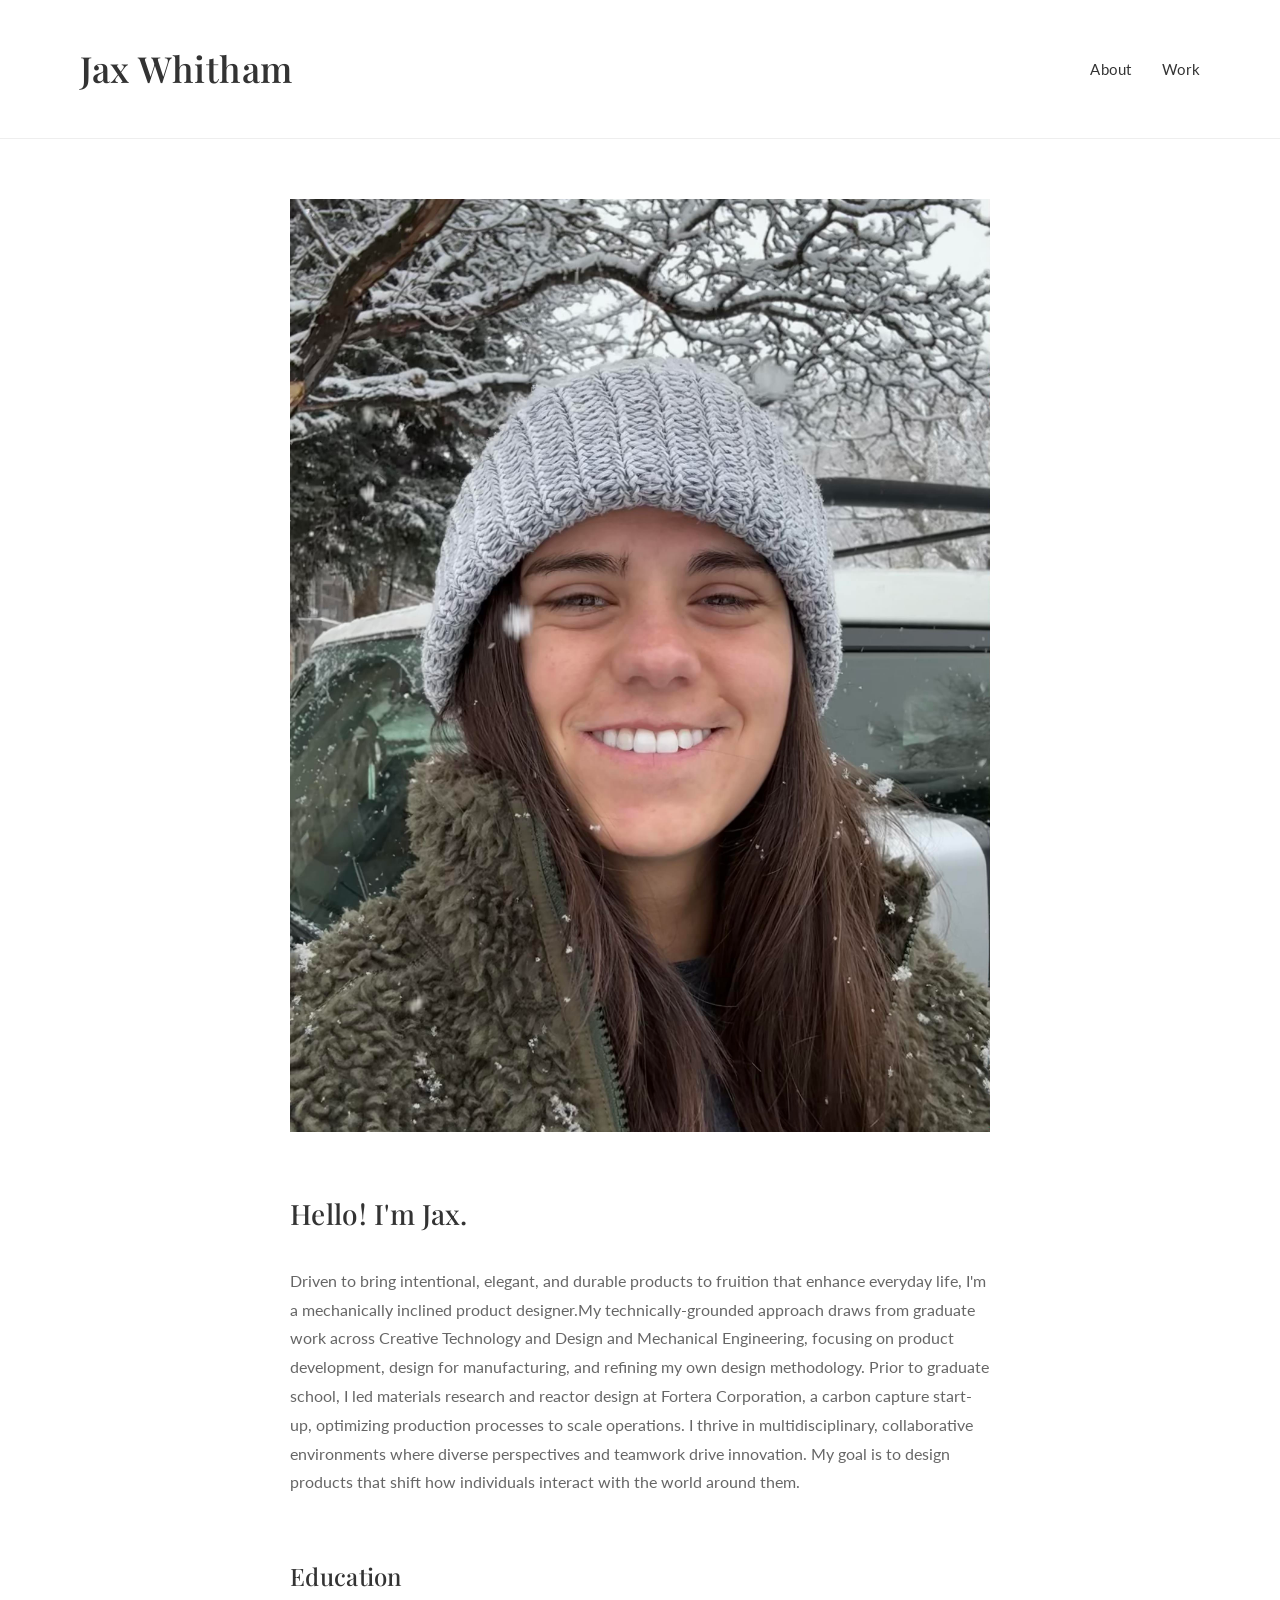
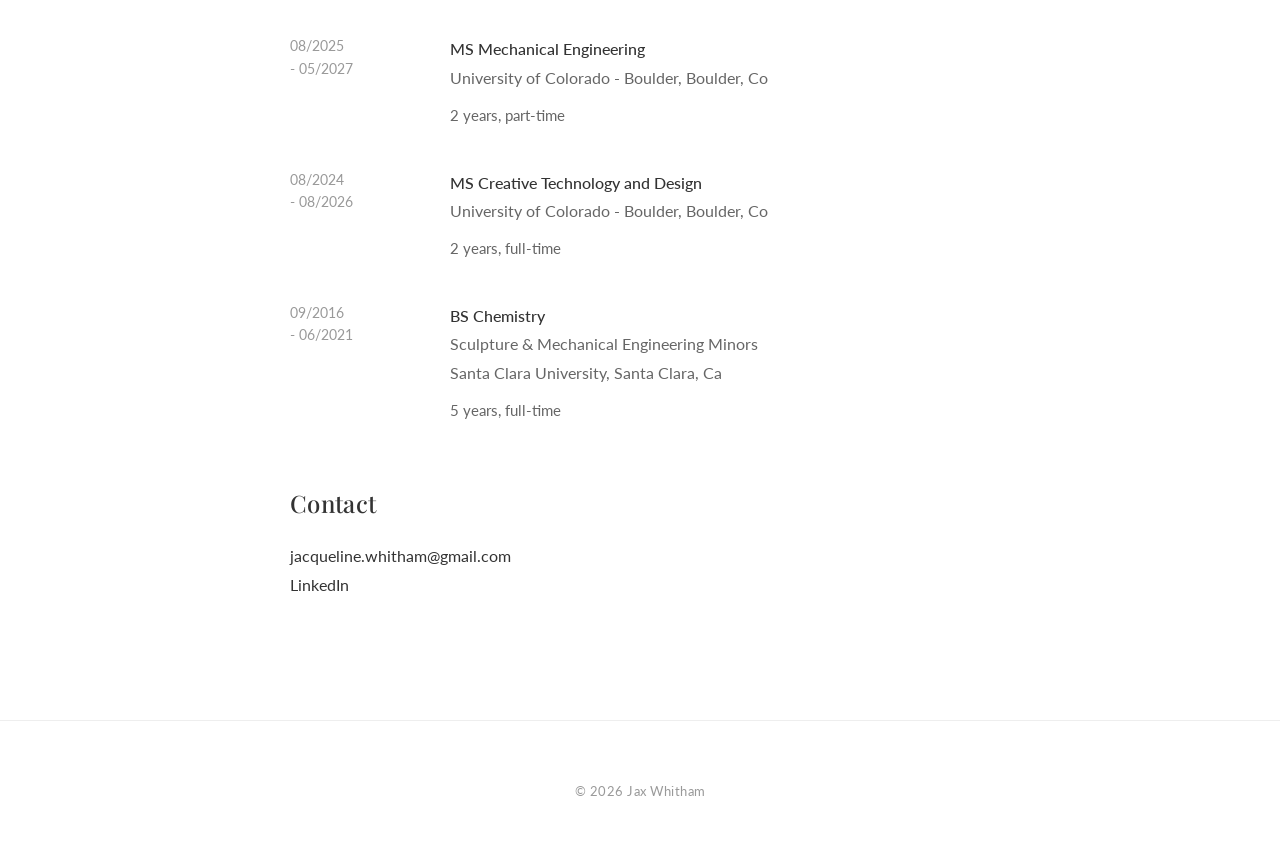
<file: about.html>
<!DOCTYPE html>
<html lang="en">
<head>
    <meta charset="UTF-8">
    <meta name="viewport" content="width=device-width, initial-scale=1.0">
    <title>About-Jax Whitham</title>
    <link rel="preconnect" href="https://fonts.googleapis.com">
    <link rel="preconnect" href="https://fonts.gstatic.com" crossorigin>
    <link href="https://fonts.googleapis.com/css2?family=Lato:wght@300;400;700&family=Playfair+Display:wght@400;500;600;700&display=swap" rel="stylesheet">
    <link rel="stylesheet" href="styles.css">
</head>
<body>
    <!-- Header / Navigation -->
    <header>
        <div class="container">
            <a href="index.html" class="logo">Jax Whitham</a>
            <nav>
                <a href="about.html">About</a>
                <a href="work.html">Work</a>
                <!--<a href="more.html">More</a>-->
            </nav>
        </div>
    </header>

    <!-- About Page Content -->
    <section class="about-page">
        <div class="container">
            
            <!-- Hero Image -->
            <div class="about-hero">
                <img src="images/about-hero.jpg" alt="Your Name">
            </div>

            <!-- Intro Text -->
            <div class="about-intro">
                <h1>Hello! I'm Jax.</h1>
                <!--<p>I am a [age]-year-old [your profession] from [your location], and in [year] I graduated from [degree program] at [university]. I am currently [what you're doing now - working/studying/etc.].</p>
                -->
                <p> Driven to bring intentional, elegant, and durable products to fruition that enhance everyday life, I'm a mechanically inclined product designer.My technically-grounded approach draws from graduate work across Creative Technology and Design and Mechanical Engineering, focusing on product development, design for manufacturing, and refining my own design methodology. Prior to graduate school, I led materials research and reactor design at Fortera Corporation, a carbon capture start-up, optimizing production processes to scale operations. I thrive in multidisciplinary, collaborative environments where diverse perspectives and teamwork drive innovation. My goal is to design products that shift how individuals interact with the world around them.</p>
                <!--<p>Apart from [your profession], I am [hobby 1], I love to [hobby 2], and I enjoy [hobby 3]. I love [general interest] and any activity where I can [what you enjoy doing].</p>
            </div>-->

            <!-- Photo Grid -->
            <!--
            <div class="about-photos">
                <img src="images/about-photo1.jpg" alt="Photo 1">
                <img src="images/about-photo2.jpg" alt="Photo 2">
                <img src="images/about-photo3.jpg" alt="Photo 3">
            </div>
            -->

            <!-- Experience Section -->
            <!--
            <div class="about-section">
                <h2>Experience</h2>
                
                <div class="timeline-item">
                    <div class="timeline-date">MM/YYYY<br>- ongoing</div>
                    <div class="timeline-content">
                        <strong>Job Title at Company Name</strong><br>
                        City, State/Country
                    </div>
                </div>

                <div class="timeline-item">
                    <div class="timeline-date">MM/YYYY<br>- MM/YYYY</div>
                    <div class="timeline-content">
                        <strong>Job Title at Company Name</strong><br>
                        City, State/Country<br>
                        <span class="timeline-description">Brief description of your role and key responsibilities or achievements.</span>
                    </div>
                </div>

                <div class="timeline-item">
                    <div class="timeline-date">MM/YYYY<br>- MM/YYYY</div>
                    <div class="timeline-content">
                        <strong>Job Title at Company Name</strong><br>
                        City, State/Country<br>
                        <span class="timeline-description">Brief description of your role and key responsibilities or achievements.</span>
                    </div>
                </div>

                <div class="timeline-item">
                    <div class="timeline-date">MM/YYYY<br>- MM/YYYY</div>
                    <div class="timeline-content">
                        <strong>Job Title at Company Name</strong><br>
                        City, State/Country<br>
                        <span class="timeline-description">Brief description of your role and key responsibilities or achievements.</span>
                    </div>
                </div>

                <!-- Add more timeline items as needed -/->
            </div>
            -->

            <!-- Education Section -->
            <div class="about-section">
                <h2>Education</h2>

                <div class="timeline-item">
                    <div class="timeline-date">08/2025<br>- 05/2027</div>
                    <div class="timeline-content">
                        <strong>MS Mechanical Engineering</strong><br>
                        University of Colorado - Boulder, Boulder, Co<br>
                        <span class="timeline-description">2 years, part-time</span>
                    </div>
                </div>
                
                <div class="timeline-item">
                    <div class="timeline-date">08/2024<br>- 08/2026</div>
                    <div class="timeline-content">
                        <strong>MS Creative Technology and Design</strong><br>
                        University of Colorado - Boulder, Boulder, Co<br>
                        <span class="timeline-description">2 years, full-time</span>
                    </div>
                </div>

                <div class="timeline-item">
                    <div class="timeline-date">09/2016<br>- 06/2021</div>
                    <div class="timeline-content">
                        <strong>BS Chemistry  </strong> <br>
                        Sculpture & Mechanical Engineering Minors<br>
                        Santa Clara University, Santa Clara, Ca<br>
                        <span class="timeline-description">5 years, full-time</span>
                    </div>
                </div>
                
                <!--
                <div class="timeline-item">
                    <div class="timeline-date">MM/YYYY</div>
                    <div class="timeline-content">
                        <strong>Diploma/Certificate Name</strong><br>
                        School Name<br>
                        City, State/Country
                    </div>
                </div>
                -->
            </div>

            <!-- Skills Section -/->
            <div class="about-section skills-section">
                <h2>Skills</h2>
                
                <div class="skill-item">
                    <h3>Skill Category 1</h3>
                    <p>Description of this skill and how you apply it.<br>
                    (examples, tools, methods...)</p>
                </div>

                <div class="skill-item">
                    <h3>Skill Category 2</h3>
                    <p>Description of this skill and how you apply it.<br>
                    (examples, tools, methods...)</p>
                </div>

                <div class="skill-item">
                    <h3>Skill Category 3</h3>
                    <p>Description of this skill and how you apply it.<br>
                    (examples, tools, methods...)</p>
                </div>

                <div class="skill-item">
                    <h3>Skill Category 4</h3>
                    <p>Description of this skill and how you apply it.<br>
                    (examples, tools, methods...)</p>
                </div>

                <div class="skill-item">
                    <h3>Skill Category 5</h3>
                    <p>One of my key strengths is [your standout ability].</p>
                </div>
            </div>
            -->
                
            <!-- Software Section -/->
            <div class="about-section software-section">
                <h2></h2>
                <p><strong>Software that I use:</strong><br>
                Rhino + Grasshopper<br>
                SolidWorks<br>
                Illustator<br>
                Photoshop<br>
                <!--
                Software 5 (for purpose)<br>
                Software 6 (for purpose)<br>
                Software 7 (for purpose)<br>
                Software 8 (for purpose)<br>
                Software 9 (for purpose)<br>
                Software 10 (for purpose)<br>
                -/->
                </p>
            </div>
            -->

            <!-- Interests Section -/->
            <div class="about-section interests-section">
                <h2>Interests</h2>
                <p>Cooking<br>
                Sculpture<br>
                Skiing<br>
                Eating<br>
                Audiobooks<br>
                <!--Family<br>-->
                <!--
                Interest 7<br>
                Interest 8<br>
                Interest 9</p>
                -/->
            </div>
            -->
                
            <!-- Currently Learning Section -->
            <!--
            <div class="about-section learning-section">
                <h2>Currently learning more about</h2>
                <p>Topic 1<br>
                Topic 2<br>
                Topic 3<br>
                Topic 4</p>
            </div>
            -->
                
            <!-- Recognition Section (Optional - delete if not needed) -->
            <!--
            <div class="about-section awards-section">
                <h2>Recognition</h2>
                
                <div class="award-item">
                    <strong>Award Name Year</strong><br>
                    Project: Project Name
                </div>

                <div class="award-item">
                    <strong>Award Name Year</strong><br>
                    Category: Category Name<br>
                    Project: Project Name
                </div>

                <div class="award-item">
                    <strong>Award Name Year</strong><br>
                    Category: Category Name<br>
                    Project: Project Name
                </div>

                <!-- Add more awards as needed -->
            <!--</div>

            <!--A note about the site-->
            <!--<div class="about-section">
                <h2>A Note</h2>
                <p>This site was built from the ground up to learn and use HTML/CSS. Having no prior experience, AI served as teacher and collaborator to establish the framework and troubleshoot as I learned. <!--It was an exercise in embracing the unfamiliar and learning by doing.-/-> </p>
            </div>-->

            <!-- Contact Section -->
            <div class="about-section contact-section">
                <h2>Contact</h2>
                <p>
                    <a href="mailto:jacqueline.whitham@gmail.com">jacqueline.whitham@gmail.com</a><br>
                    <a href="https://www.linkedin.com/in/jacqueline-whitham/" target="_blank">LinkedIn</a>
                </p>
            </div>

        </div>
    </section>

    <!-- Footer -->
    <footer>
        <div class="container">
            <p>© 2026 Jax Whitham</p>
        </div>
    </footer>

</body>
</html>
</file>
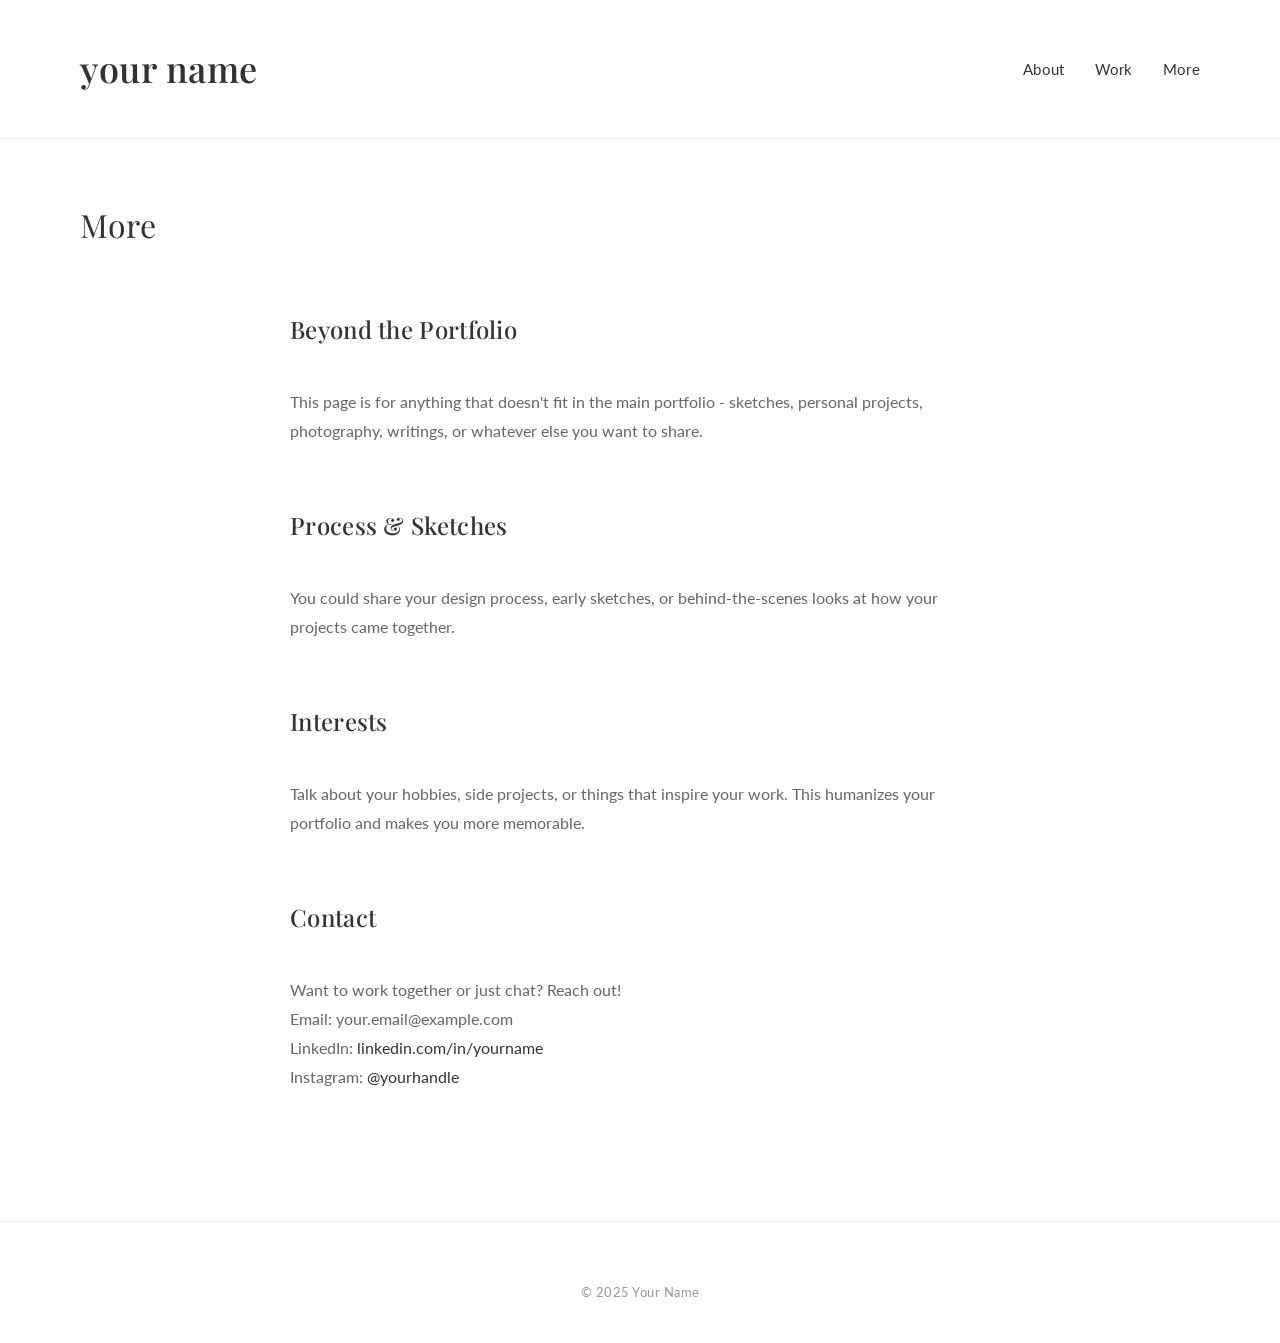
<file: more.html>
<!DOCTYPE html>
<html lang="en">
<head>
    <meta charset="UTF-8">
    <meta name="viewport" content="width=device-width, initial-scale=1.0">
    <title>More - Your Name</title>
    <link rel="preconnect" href="https://fonts.googleapis.com">
    <link rel="preconnect" href="https://fonts.gstatic.com" crossorigin>
    <link href="https://fonts.googleapis.com/css2?family=Lato:wght@300;400;700&family=Playfair+Display:wght@400;500;600;700&display=swap" rel="stylesheet">
    <link rel="preconnect" href="https://fonts.googleapis.com">
    <link rel="preconnect" href="https://fonts.gstatic.com" crossorigin>
    <link href="https://fonts.googleapis.com/css2?family=Lato:wght@300;400;700&family=Playfair+Display:wght@400;500;600;700&display=swap" rel="stylesheet">
    <link rel="stylesheet" href="styles.css">
</head>
<body>
    <!-- Header / Navigation -->
    <header>
        <div class="container">
            <a href="index.html" class="logo">your name</a>
            <nav>
                <a href="about.html">About</a>
                <a href="work.html">Work</a>
                <a href="more.html">More</a>
            </nav>
        </div>
    </header>

    <!-- More Content -->
    <section class="page-content">
        <div class="container">
            <h1>More</h1>
            
            <div class="about-section">
                <h2>Beyond the Portfolio</h2>
                <p>This page is for anything that doesn't fit in the main portfolio - sketches, personal projects, photography, writings, or whatever else you want to share.</p>
            </div>

            <div class="about-section">
                <h2>Process & Sketches</h2>
                <p>You could share your design process, early sketches, or behind-the-scenes looks at how your projects came together.</p>
                <!-- You can add images here -->
            </div>

            <div class="about-section">
                <h2>Interests</h2>
                <p>Talk about your hobbies, side projects, or things that inspire your work. This humanizes your portfolio and makes you more memorable.</p>
            </div>

            <div class="about-section">
                <h2>Contact</h2>
                <p>Want to work together or just chat? Reach out!</p>
                <p>
                    Email: your.email@example.com<br>
                    LinkedIn: <a href="#">linkedin.com/in/yourname</a><br>
                    Instagram: <a href="#">@yourhandle</a>
                </p>
            </div>
        </div>
    </section>

    <!-- Footer -->
    <footer>
        <div class="container">
            <p>© 2025 Your Name</p>
        </div>
    </footer>

</body>
</html>
</file>
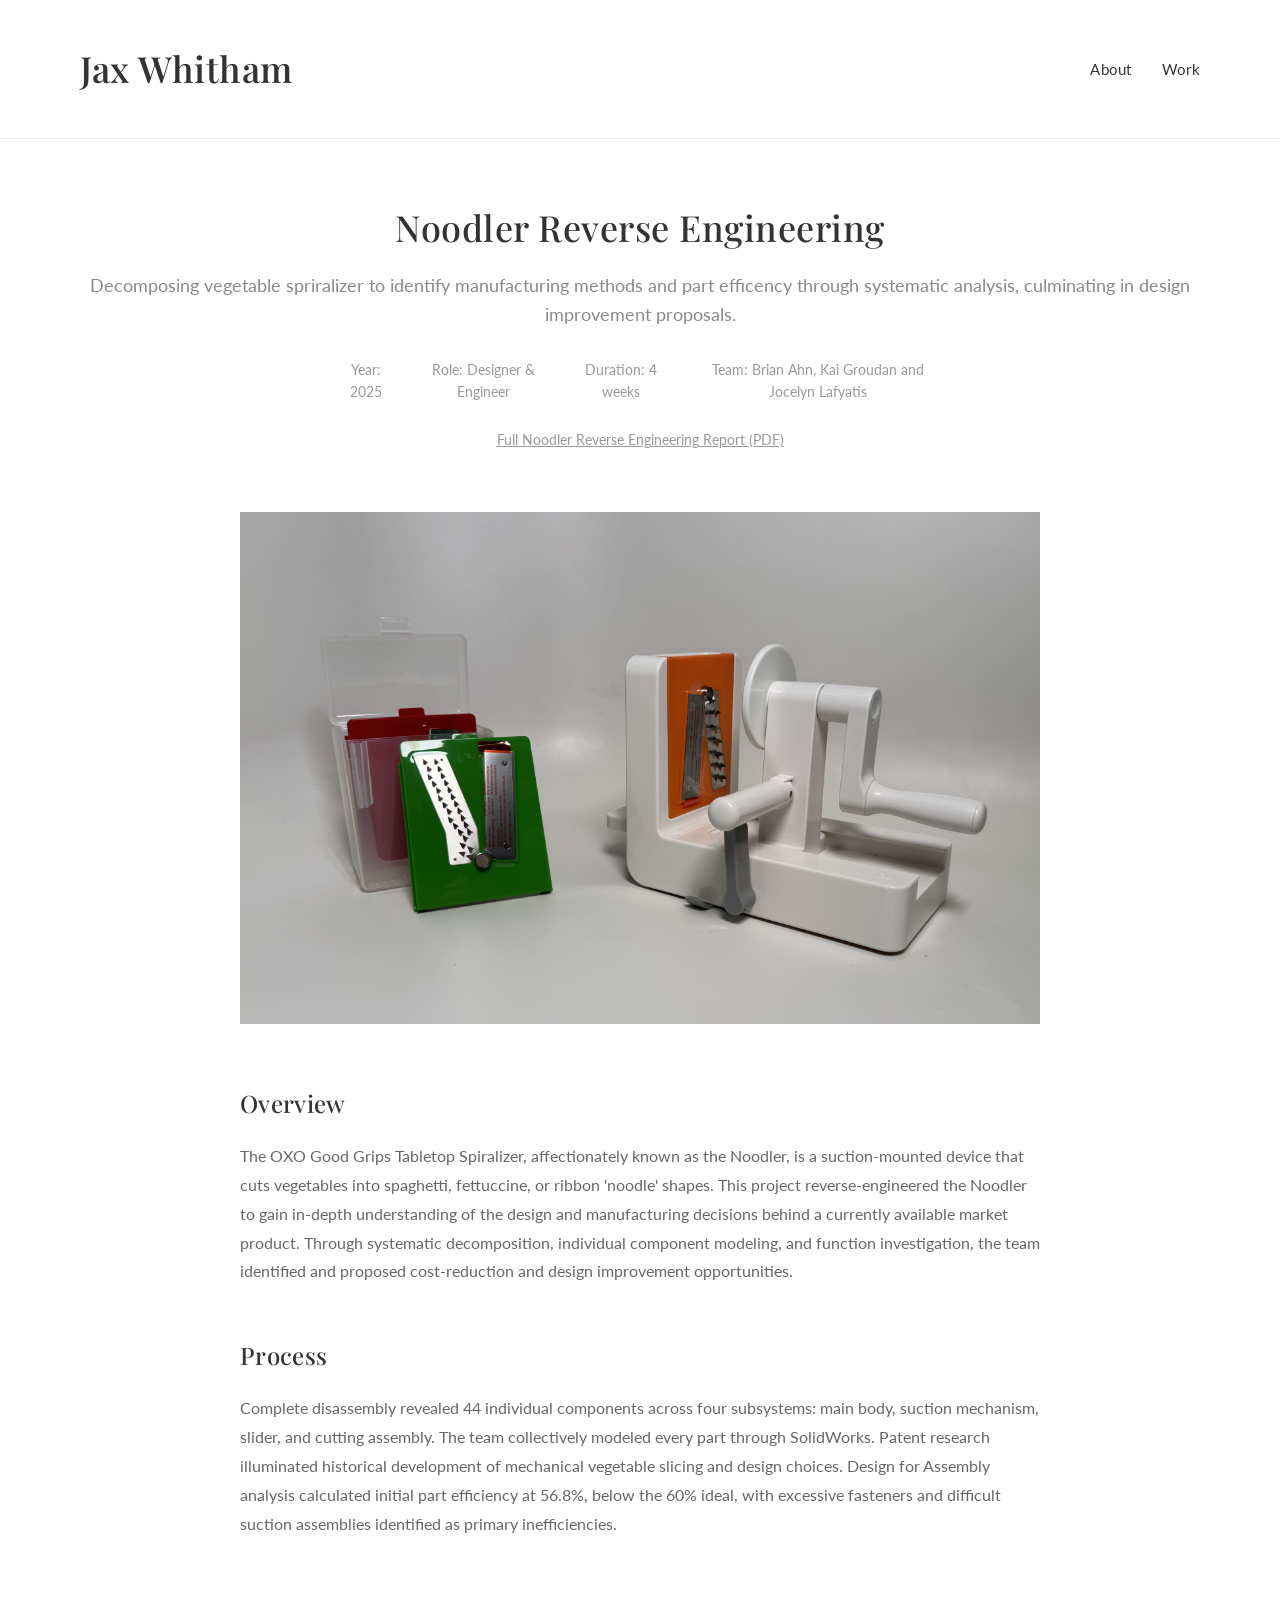
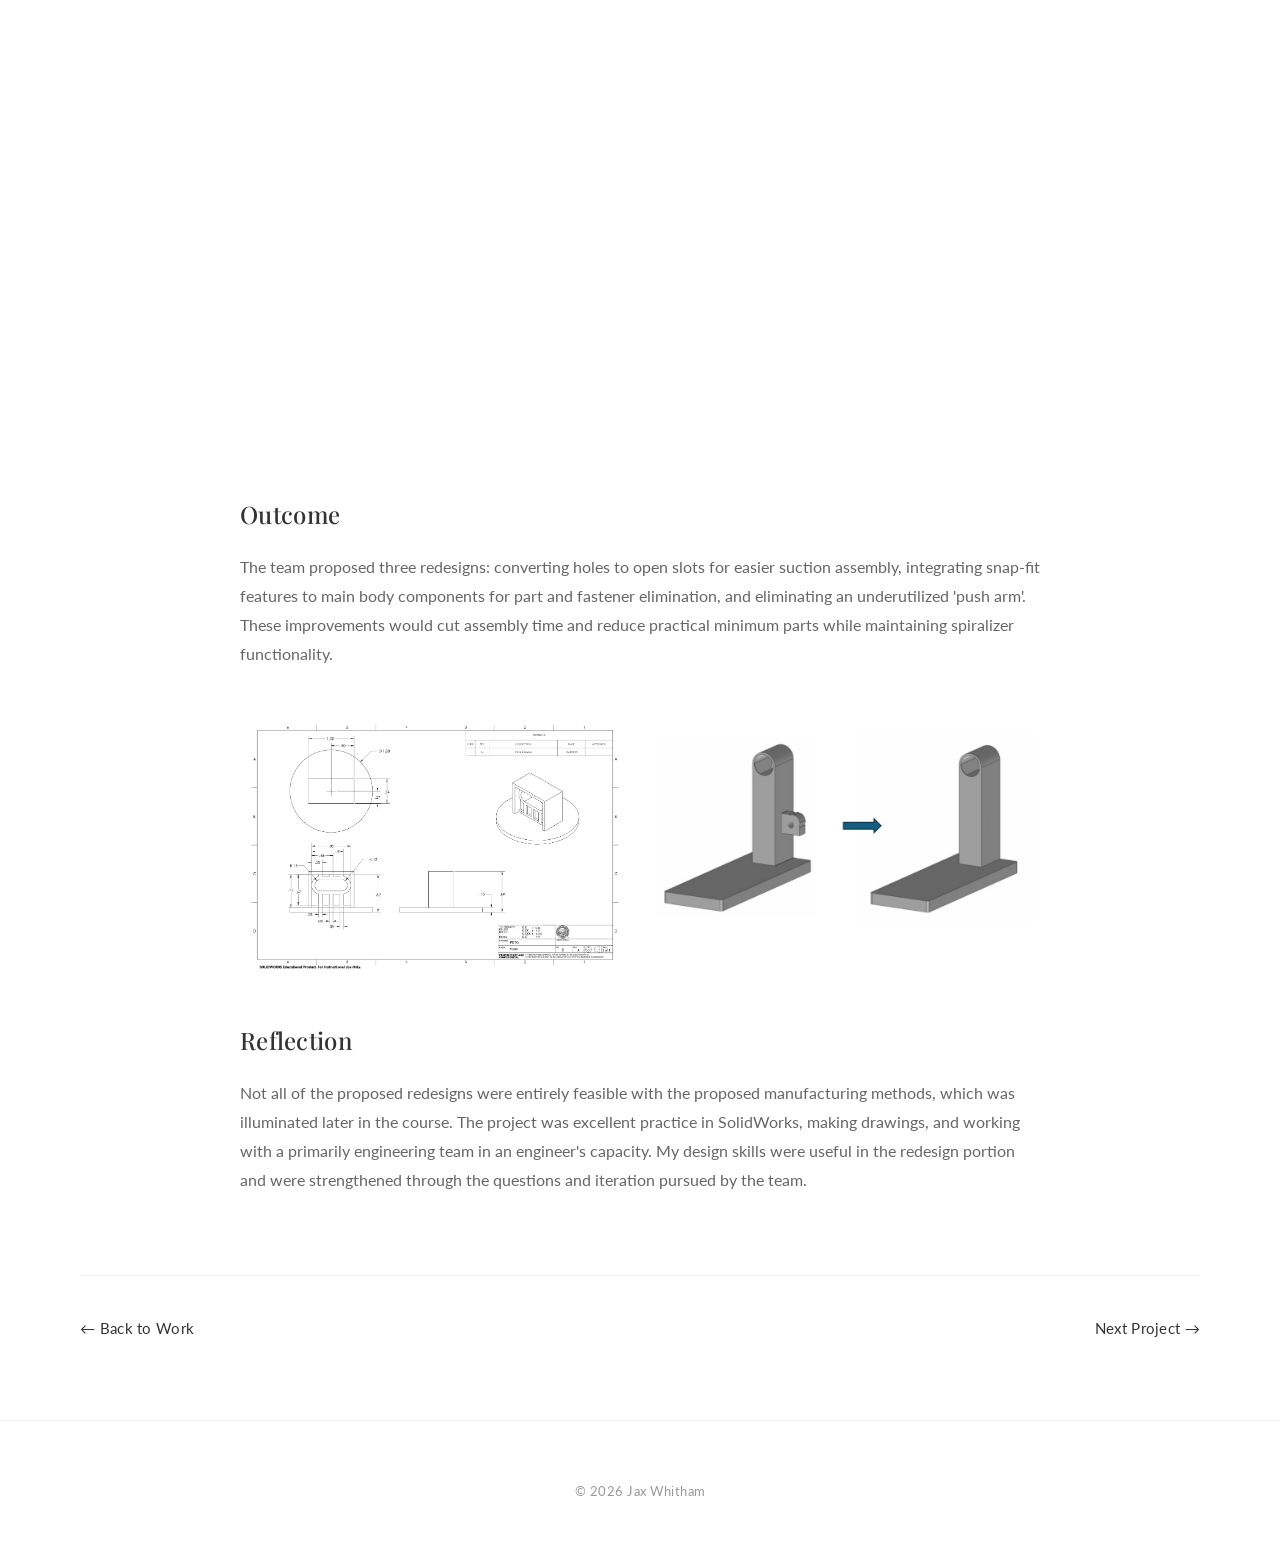
<file: project1.html>
<!DOCTYPE html>
<html lang="en">
<head>
    <meta charset="UTF-8">
    <meta name="viewport" content="width=device-width, initial-scale=1.0">
    <title>Noodler Reverse Engineering - Jax Whitham</title>
    <link rel="preconnect" href="https://fonts.googleapis.com">
    <link rel="preconnect" href="https://fonts.gstatic.com" crossorigin>
    <link href="https://fonts.googleapis.com/css2?family=Lato:wght@300;400;700&family=Playfair+Display:wght@400;500;600;700&display=swap" rel="stylesheet">
    <link rel="stylesheet" href="styles.css">
</head>
<body>
    <!-- Header / Navigation -->
    <header>
        <div class="container">
            <a href="index.html" class="logo">Jax Whitham</a>
            <nav>
                <a href="about.html">About</a>
                <a href="work.html">Work</a>
                <!--<a href="more.html">More</a>-->
            </nav>
        </div>
    </header>

    <!-- Project Detail -->
    <section class="project-detail">
        <div class="container">
            <!-- Project Header -->
            <div class="project-header">
                <h1>Noodler Reverse Engineering</h1>
                <p class="project-subtitle">Decomposing vegetable spriralizer to identify manufacturing methods and part efficency through systematic analysis, culminating in design improvement proposals.</p>
                <div class="project-meta">
                    <span>Year: 2025</span>
                    <span>Role: Designer & Engineer</span>
                    <span>Duration: 4 weeks</span>
                    <span>Team: Brian Ahn, Kai Groudan and Jocelyn Lafyatis</span>
                </div>
                <br>
                <div class="project-meta">                   
                    <span style="text-decoration: underline;"><a href="Noodler Reverse Engineering Report.pdf" target="_blank">Full Noodler Reverse Engineering Report (PDF)</a></span>
                </div>
            </div>

            <!-- Hero Image -->
            <div class="project-hero">
                <img src="images/project1-hero.jpg" alt="Project Hero Image">
            </div>

            <!-- Project Content -->
            <div class="project-content">
                <h2>Overview</h2>
                <p>The OXO Good Grips Tabletop Spiralizer, affectionately known as the Noodler, is a suction-mounted device that cuts vegetables into spaghetti, fettuccine, or ribbon 'noodle' shapes. This project reverse-engineered the Noodler to gain in-depth understanding of the design and manufacturing decisions behind a currently available market product. Through systematic decomposition, individual component modeling, and function investigation, the team identified and proposed cost-reduction and design improvement opportunities.</p>

                <!--<h2>The Challenge</h2>
                <p>The Noodler's suction assembly possed the most inefficent in the design for assembly analysis</p>
                -->

                <h2>Process</h2>
                <p>Complete disassembly revealed 44 individual components across four subsystems: main body, suction mechanism, slider, and cutting assembly. The team collectively modeled every part through SolidWorks. Patent research illuminated historical development of mechanical vegetable slicing and design choices. Design for Assembly analysis calculated initial part efficiency at 56.8%, below the 60% ideal, with excessive fasteners and difficult suction assemblies identified as primary inefficiencies.</p>

                <!-- You can add more images here -->
                <!--<div class="project-image-full">
                    <img src="images/project1-process.jpg" alt="Process Image">
                    <!--<p class="image-caption">Caption describing this image</p>-/->
                </div>
                -->


                <div class="project-image-full" id="project1-process">
                    <iframe width="100%" height="450" 
                        src="https://www.youtube.com/watch?v=RAErr4J5A3U" 
                        title="YouTube video player" 
                          frameborder="0" 
                        allow="accelerometer; autoplay; clipboard-write; encrypted-media; gyroscope; picture-in-picture" 
                        allowfullscreen>
                    </iframe>
                </div>

                <!--<h2>Solution</h2>
                <p>Explain your final design and how it addresses the challenge. What makes it successful?</p>
                -->

                <h2>Outcome</h2>
                <p>The team proposed three redesigns: converting holes to open slots for easier suction assembly, integrating snap-fit features to main body components for part and fastener elimination, and eliminating an underutilized 'push arm'. These improvements would cut assembly time and reduce practical minimum parts while maintaining spiralizer functionality.</p>

                <!-- Image Grid (optional) -->
                <div class="image-grid">
                    <img src="images/project1-detail1.jpg" alt="Part 8 Engineering Drawing">
                    <img src="images/project1-detail2.jpg" alt="Detail 2">
                </div>

                <h2>Reflection</h2>
                <p>Not all of the proposed redesigns were entirely feasible with the proposed manufacturing methods, which was illuminated later in the course. The project was excellent practice in SolidWorks, making drawings, and working with a primarily engineering team in an engineer's capacity. My design skills were useful in the redesign portion and were strengthened through the questions and iteration pursued by the team.</p>
            </div>

            <!-- Navigation to other projects -->
            <div class="project-nav">
                <a href="work.html">← Back to Work</a>
                <a href="project2.html">Next Project →</a>
            </div>
        </div>
    </section>

    <!-- Footer -->
    <footer>
        <div class="container">
            <p>© 2026 Jax Whitham</p>
        </div>
    </footer>

</body>
</html>
</file>
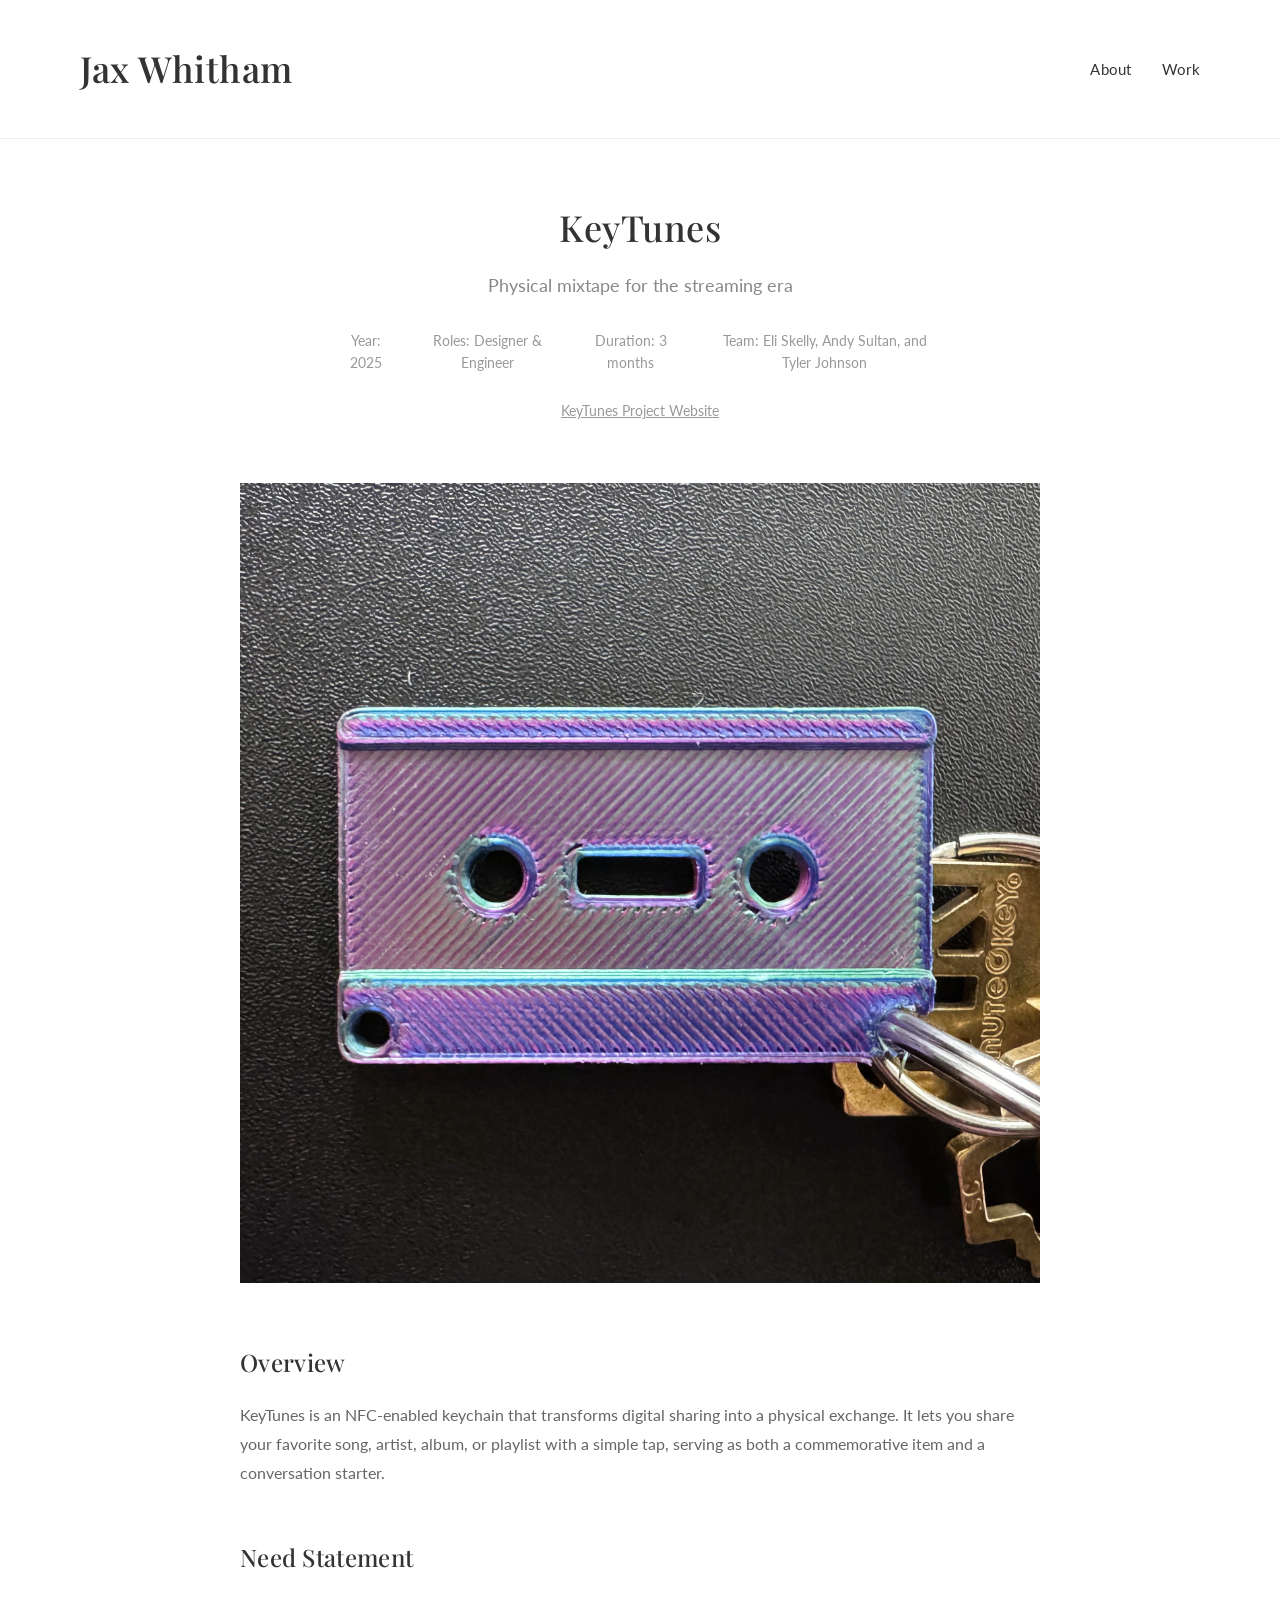
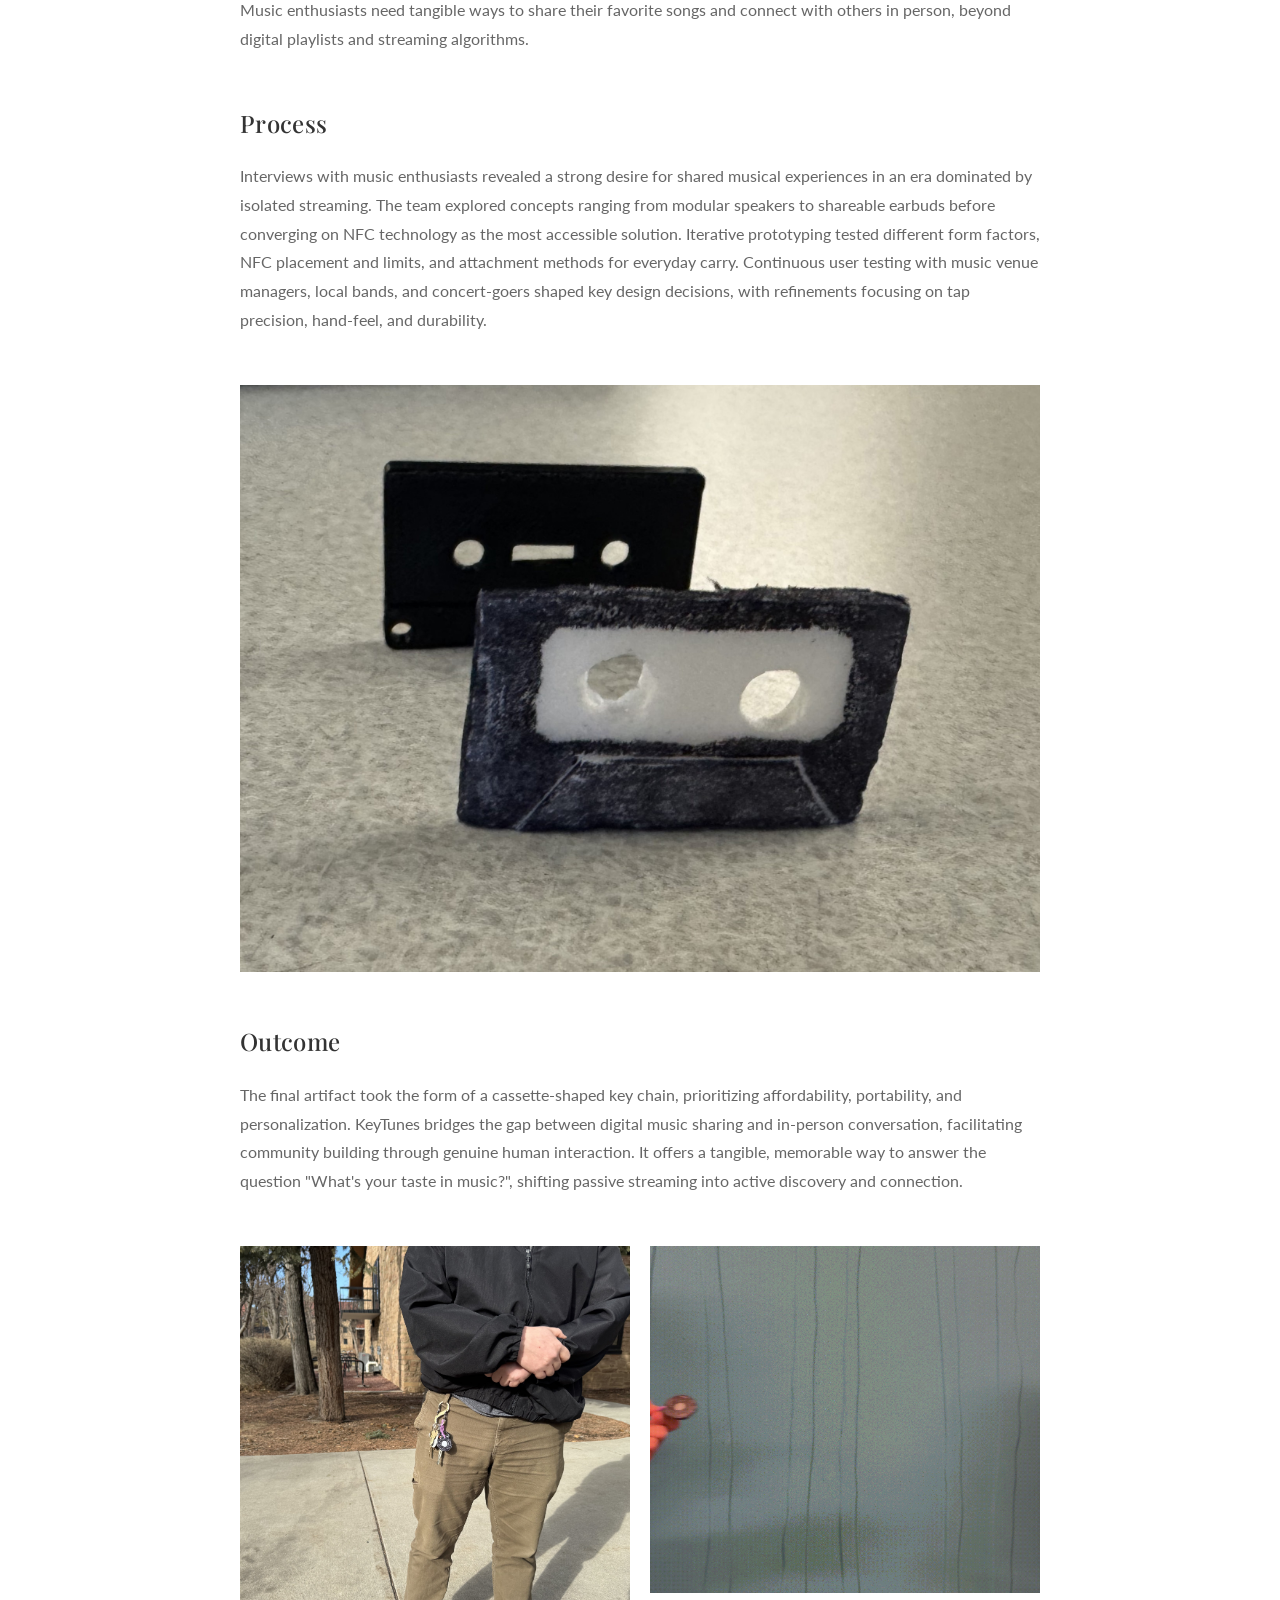
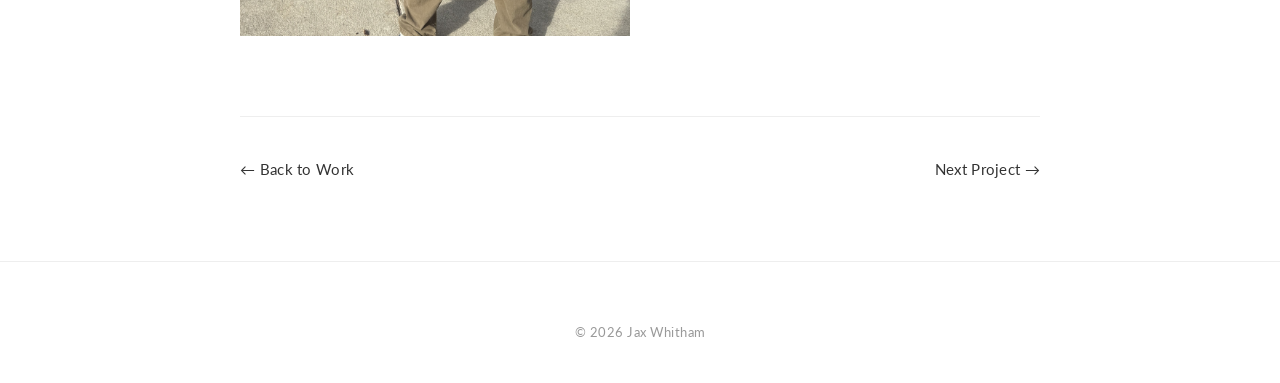
<file: project2.html>
<!DOCTYPE html>
<html lang="en">
<head>
    <meta charset="UTF-8">
    <meta name="viewport" content="width=device-width, initial-scale=1.0">
    <title>KeyTunes - Jax Whitham</title>
    <link rel="preconnect" href="https://fonts.googleapis.com">
    <link rel="preconnect" href="https://fonts.gstatic.com" crossorigin>
    <link href="https://fonts.googleapis.com/css2?family=Lato:wght@300;400;700&family=Playfair+Display:wght@400;500;600;700&display=swap" rel="stylesheet">
    <link rel="stylesheet" href="styles.css">
</head>
<body>
    <!-- Header / Navigation -->
    <header>
        <div class="container">
            <a href="index.html" class="logo">Jax Whitham</a>
            <nav>
                <a href="about.html">About</a>
                <a href="work.html">Work</a>
                <!--<a href="more.html">More</a>-->
            </nav>
        </div>
    </header>

    <!-- Project Detail -->
    <section class="project-detail">
        <div class="container">
            <!-- Project Header -->
            <div class="project-header">
                <h1>KeyTunes</h1>
                <p class="project-subtitle">Physical mixtape for the streaming era</p>
                <div class="project-meta">
                    <span>Year: 2025</span>
                    <span>Roles: Designer & Engineer</span>
                    <span>Duration: 3 months</span>
                    <span>Team: Eli Skelly, Andy Sultan, and Tyler Johnson</span>
                </div>
                <br>
                <div class="project-meta">                   
                    <span style="text-decoration: underline;"><a href="https://sites.google.com/colorado.edu/keytunes/about?authuser=0" target="_blank">KeyTunes Project Website</a></span>
                </div>
                                
            </div>

            <!-- Hero Image -->
            <div class="project-hero">
                <img src="images/project2-hero.jpg" alt="Project Hero Image">
            </div>

            <!-- Project Content -->
            <div class="project-content">
                <h2>Overview</h2>
                <p>KeyTunes is an NFC-enabled keychain that transforms digital sharing into a physical exchange. It lets you share your favorite song, artist, album, or playlist with a simple tap, serving as both a commemorative item and a conversation starter.</p>

                <h2>Need Statement</h2>
                <p>Music enthusiasts need tangible ways to share their favorite songs and connect with others in person, beyond digital playlists and streaming algorithms.</p>

                <h2>Process</h2>
                <p>Interviews with music enthusiasts revealed a strong desire for shared musical experiences in an era dominated by isolated streaming. The team explored concepts ranging from modular speakers to shareable earbuds before converging on NFC technology as the most accessible solution. Iterative prototyping tested different form factors, NFC placement and limits, and attachment methods for everyday carry. Continuous user testing with music venue managers, local bands, and concert-goers shaped key design decisions, with refinements focusing on tap precision, hand-feel, and durability.</p>

                <!-- You can add more images here -->
                <div class="project-image-full">
                    <img src="images/project2-process.jpg" alt="Process Image">
                    <!--<p class="image-caption">Caption describing this image</p>
                    -->
                </div>
                
                <h2>Outcome</h2>
                <p>The final artifact took the form of a cassette-shaped key chain, prioritizing affordability, portability, and personalization. KeyTunes bridges the gap between digital music sharing and in-person conversation, facilitating community building through genuine human interaction. It offers a tangible, memorable way to answer the question "What's your taste in music?", shifting passive streaming into active discovery and connection.</p>

                <!-- Image Grid (optional) -->
                <div class="image-grid">
                    <img src="images/project2-detail1.jpg" alt="Detail 1">
                    <img src="images/project2-detail2.gif" alt="Detail 2">
                </div>

                <!--<h2>Reflection</h2>
                <p>What did you learn? What would you do differently? This shows growth and self-awareness.</p>
            </div>
            -->
            <!-- Navigation to other projects-->
            <div class="project-nav">
                <a href="work.html">← Back to Work</a>
                <a href="project2.html">Next Project →</a>
            </div>
        </div>
    </section>

    <!-- Footer -->
    <footer>
        <div class="container">
            <p>© 2026 Jax Whitham</p>
        </div>
    </footer>

</body>
</html>
</file>
<file: styles.css>
/* Reset and Base Styles */
* {
    margin: 0;
    padding: 0;
    box-sizing: border-box;
}

body {
    font-family: 'Lato', -apple-system, BlinkMacSystemFont, "Segoe UI", Helvetica, Arial, sans-serif;
    color: #333;
    line-height: 1.6;
    background: #fff;
}

a {
    text-decoration: none;
    color: inherit;
    transition: opacity 0.3s ease;
}

a:hover {
    opacity: 0.6;
}

.container {
    max-width: 1200px;
    margin: 0 auto;
    padding: 0 40px;
}

/* Header / Navigation */
header {
    padding: 40px 0;
    border-bottom: 1px solid #eee;
}

header .container {
    display: flex;
    justify-content: space-between;
    align-items: center;
}

.logo {
    font-family: 'Playfair Display', serif;
    font-size: 36px;
    font-weight: 550;
    letter-spacing: 0.5px;
}

nav {
    display: flex;
    gap: 30px;
}

nav a {
    font-size: 15px;
    letter-spacing: 0.3px;
}

/* Intro Section */
.intro {
    padding: 80px 0 60px;
}

.intro h1 {
    font-family: 'Playfair Display', serif;
    font-size: 22px;
    font-weight: 400;
    margin-bottom: 20px;
    letter-spacing: 0.5px;
}

.intro p {
    font-size: 16px;
    line-height: 1.8;
    max-width: 600px;
    color: #666;
}

/* Projects Grid */
.projects {
    padding: 40px 0 100px;
}

.projects .container {
    display: grid;
    grid-template-columns: repeat(auto-fit, minmax(350px, 1fr));
    gap: 60px 40px;
}

.project-item {
    position: relative;
}

.project-image {
    width: 100%;
    aspect-ratio: 4/3;
    overflow: hidden;
    margin-bottom: 20px;
    background: #f5f5f5;
}

.project-image img {
    width: 100%;
    height: 100%;
    object-fit: cover;
    transition: transform 0.4s ease;
}

.project-item:hover .project-image img {
    transform: scale(1.05);
}

.project-item h2 {
    font-family: 'Playfair Display', serif;
    font-size: 16px;
    font-weight: 600;
    letter-spacing: 1px;
    text-transform: uppercase;
    margin-bottom: 8px;
}

.project-description {
    font-size: 14px;
    color: #888;
    letter-spacing: 0.3px;
}

/* Footer */
footer {
    padding: 60px 0 40px;
    border-top: 1px solid #eee;
    text-align: center;
}

footer p {
    font-size: 13px;
    color: #999;
    letter-spacing: 0.5px;
}

/* More Page Styles */
.more-page {
    padding: 60px 0 80px;
}

.more-intro {
    margin-bottom: 80px;
}

.more-intro h1 {
    font-family: 'Playfair Display', serif;
    font-size: 32px;
    font-weight: 500;
    margin-bottom: 20px;
    letter-spacing: 0.5px;
}

.more-intro p {
    font-size: 16px;
    line-height: 1.8;
    color: #666;
    max-width: 700px;
}

.gallery-section {
    margin-bottom: 100px;
}

.gallery-section h2 {
    font-family: 'Playfair Display', serif;
    font-size: 24px;
    font-weight: 500;
    margin-bottom: 15px;
    letter-spacing: 0.3px;
}

.gallery-description {
    font-size: 15px;
    line-height: 1.8;
    color: #666;
    margin-bottom: 40px;
    max-width: 700px;
}

.gallery-grid {
    display: grid;
    grid-template-columns: repeat(auto-fill, minmax(300px, 1fr));
    gap: 20px;
}

.gallery-grid img {
    width: 100%;
    height: auto;
    display: block;
    transition: opacity 0.3s ease;
}

.gallery-grid img:hover {
    opacity: 0.85;
}

/* About Page Styles */
.about-page {
    padding: 60px 0 60px;
}

.about-hero {
    width: 100%;
    max-width: 700px;
    margin: 0 auto 60px;
}

.about-hero img {
    width: 100%;
    height: auto;
    display: block;
}

.about-intro {
    max-width: 700px;
    margin: 0 auto 60px;
}

.about-intro h1 {
    font-family: 'Playfair Display', serif;
    font-size: 28px;
    font-weight: 500;
    margin-bottom: 30px;
    letter-spacing: 0.3px;
}

.about-intro p {
    font-size: 16px;
    line-height: 1.8;
    color: #666;
    margin-bottom: 20px;
}

.about-photos {
    display: grid;
    grid-template-columns: repeat(3, 1fr);
    gap: 20px;
    margin: 60px 0;
}

.about-photos img {
    width: 100%;
    height: auto;
    display: block;
}

.about-section {
    max-width: 700px;
    margin: 60px auto 0;
}

.about-section h2 {
    font-family: 'Playfair Display', serif;
    font-size: 24px;
    font-weight: 500;
    margin-bottom: 40px;
    letter-spacing: 0.3px;
}

.about-section p {
    font-size: 16px;
    line-height: 1.8;
    color: #666;
}

.about-section a {
    color: #333;
    text-decoration: none;
}

.about-section a:hover {
    opacity: 0.6;
}

/* Timeline Items (Experience & Education) */
.timeline-item {
    display: grid;
    grid-template-columns: 120px 1fr;
    gap: 40px;
    margin-bottom: 40px;
}

.timeline-date {
    font-size: 14px;
    color: #999;
    line-height: 1.6;
}

.timeline-content {
    font-size: 16px;
    line-height: 1.8;
    color: #666;
}

.timeline-content strong {
    color: #333;
    font-weight: 500;
}

.timeline-description {
    display: block;
    margin-top: 10px;
    font-size: 15px;
    line-height: 1.7;
}

/* Skills Section */
.skills-section .skill-item {
    margin-bottom: 35px;
}

.skills-section h3 {
    font-family: 'Playfair Display', serif;
    font-size: 16px;
    font-weight: 500;
    color: #333;
    margin-bottom: 8px;
    letter-spacing: 0.3px;
}

.skills-section p {
    font-size: 15px;
    line-height: 1.7;
    color: #666;
}

/* Software, Interests, Learning Sections */
.software-section p,
.interests-section p,
.learning-section p {
    font-size: 15px;
    line-height: 2;
    color: #666;
}

/* Awards Section */
.awards-section .award-item {
    margin-bottom: 30px;
    font-size: 15px;
    line-height: 1.8;
    color: #666;
}

.awards-section .award-item strong {
    color: #333;
    font-weight: 500;
}

/* Contact Section */
.contact-section h2 {
    font-family: 'Playfair Display', serif;
    margin-bottom: 20px;
}

.contact-section a {
    font-size: 16px;
    color: #333;
    text-decoration: none;
}

.contact-section a:hover {
    opacity: 0.6;
}

/* Page Content (More pages) */
.page-content {
    padding: 60px 0 80px;
}

.page-content h1 {
    font-family: 'Playfair Display', serif;
    font-size: 32px;
    font-weight: 400;
    margin-bottom: 50px;
    letter-spacing: 0.5px;
}

.page-content .about-section {
    margin-bottom: 50px;
}

.page-content ul {
    margin-left: 20px;
    margin-top: 15px;
}

.page-content li {
    font-size: 16px;
    line-height: 1.8;
    color: #666;
    margin-bottom: 10px;
}

/* Project Detail Pages */
.project-detail {
    padding: 60px 0 80px;
}

.project-header {
    text-align: center;
    margin-bottom: 60px;
}

.project-header h1 {
    font-family: 'Playfair Display', serif;
    font-size: 36px;
    font-weight: 500;
    margin-bottom: 15px;
    letter-spacing: 0.5px;
}

.project-subtitle {
    font-size: 18px;
    color: #888;
    margin-bottom: 30px;
}

.project-meta {
    display: flex;
    justify-content: center;
    margin: 0 auto;  
    max-width: 600px;
    gap: 30px;
    font-size: 14px;
    color: #999;
}

.project-hero {
    width: 100%;
    /*max-width: 700px;*/
    margin-bottom: 60px;
}

.project-hero img {
    width: 100%;
    max-width: 800px;
    height: auto;
    margin: 0 auto 60px; 
    display: block;
}

.project-content {
    max-width: 800px;
    margin: 0 auto;
}

.project-content h2 {
    font-family: 'Playfair Display', serif;
    font-size: 24px;
    font-weight: 500;
    margin-top: 50px;
    margin-bottom: 20px;
    letter-spacing: 0.3px;
}

.project-content p {
    font-size: 16px;
    line-height: 1.8;
    color: #666;
    margin-bottom: 20px;
}

.project-image-full {
    width: 100%;
    margin: 50px 0;
}

.project-image-full img {
    width: 100%;
    height: auto;
    display: block;
}

.image-caption {
    font-size: 14px;
    color: #999;
    text-align: center;
    margin-top: 15px;
    font-style: italic;
}

.image-grid {
    display: grid;
    grid-template-columns: repeat(2, 1fr);
    gap: 20px;
    margin: 50px 0;
}

.image-grid img {
    width: 100%;
    height: auto;
    display: block;
}

.project-nav {
    display: flex;
    justify-content: space-between;
    margin-top: 80px;
    padding-top: 40px;
    border-top: 1px solid #eee;
}

.project-nav a {
    font-size: 15px;
    letter-spacing: 0.3px;
}

/* Responsive Design */
@media (max-width: 768px) {
    .container {
        padding: 0 20px;
    }

    header .container {
        flex-direction: column;
        gap: 20px;
    }

    .projects .container {
        grid-template-columns: 1fr;
        gap: 50px;
    }

    .intro {
        padding: 50px 0 40px;
    }

    .project-header h1 {
        font-family: 'Playfair Display', serif;
        font-size: 28px;
    }

    .project-meta {
        flex-direction: column;
        gap: 10px;
    }

    .image-grid {
        grid-template-columns: 1fr;
    }

    .project-nav {
        flex-direction: column;
        gap: 20px;
    }

    .about-photos {
        grid-template-columns: 1fr;
    }

    .timeline-item {
        grid-template-columns: 1fr;
        gap: 10px;
    }

    .timeline-date {
        font-weight: 500;
        color: #333;
    }

    .gallery-grid {
        grid-template-columns: 1fr;
    }
}
</file>
